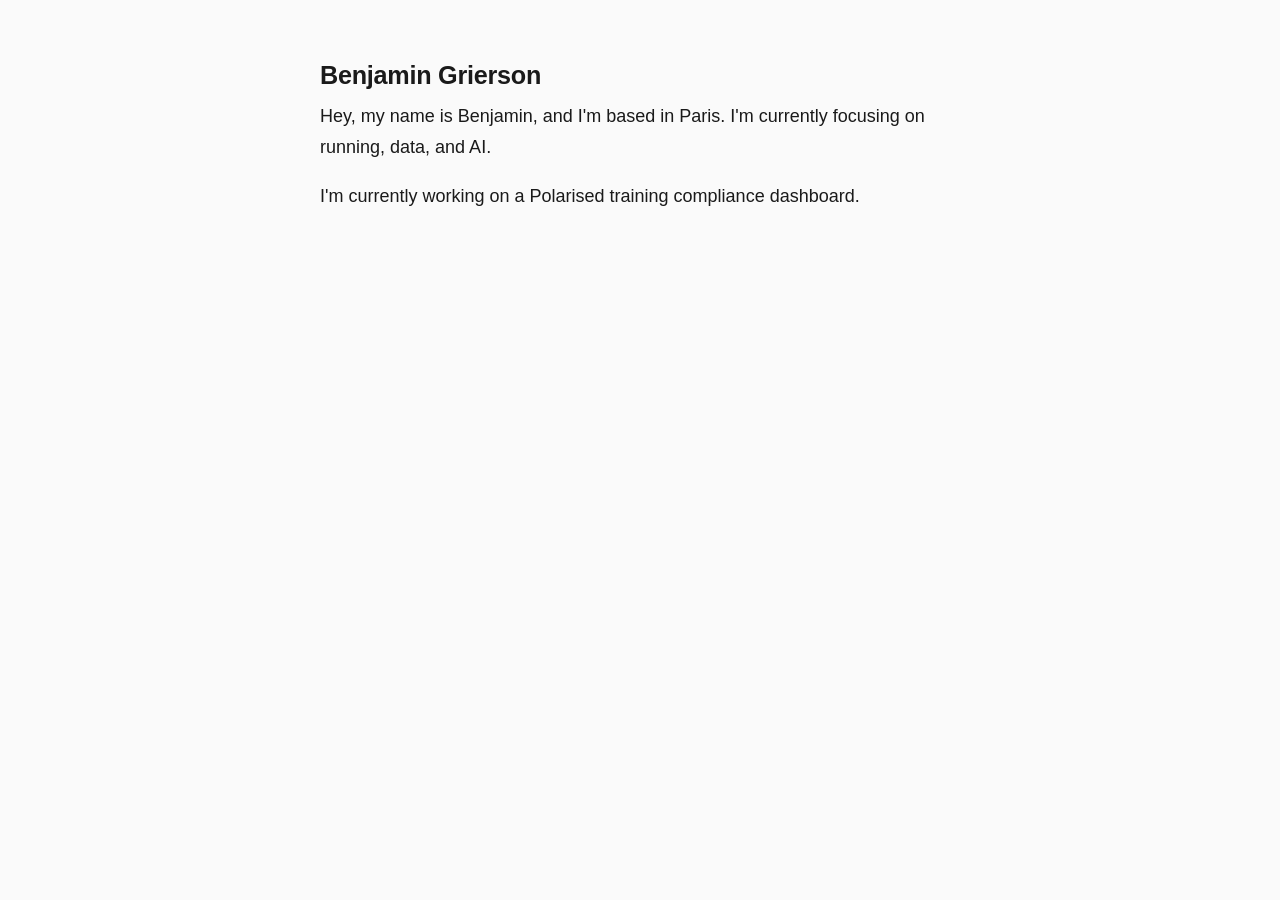
<file: index.html>
<!DOCTYPE html>
<html lang="en">
<head>
  <meta charset="UTF-8">
  <meta name="viewport" content="width=device-width, initial-scale=1.0">
  <title>Benjamin Grierson</title>
  <link rel="stylesheet" href="style.css">
</head>
<body>
  <div class="container">
    <h1>Benjamin Grierson</h1>
    <p>
      Hey, my name is Benjamin, and I'm based in Paris. I'm currently focusing on running, data, and AI.
    </p>
    <p>
      I'm currently working on a Polarised training compliance dashboard. 
    </p>
  </div>
</body>
</html>
</file>
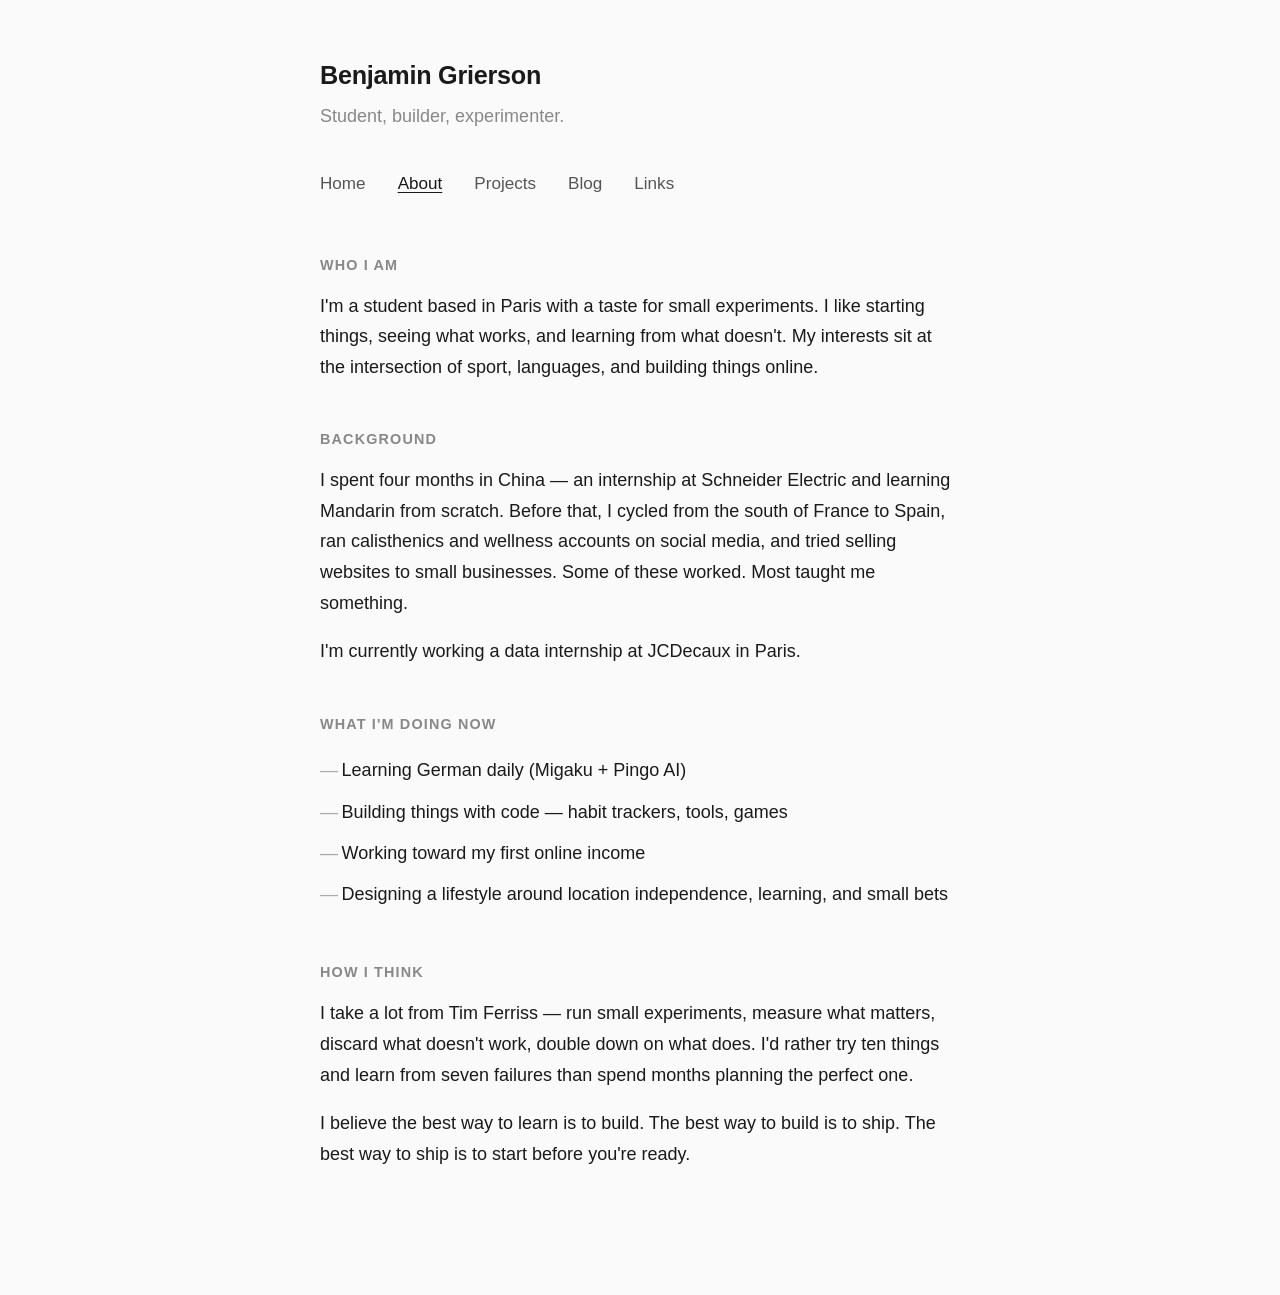
<file: about.html>
<!DOCTYPE html>
<html lang="en">
<head>
  <meta charset="UTF-8">
  <meta name="viewport" content="width=device-width, initial-scale=1.0">
  <title>About — Benjamin Grierson</title>
  <link rel="stylesheet" href="style.css">
</head>
<body>
  <div class="container">
    <h1>Benjamin Grierson</h1>
    <p style="color: #888; margin-bottom: 0;">Student, builder, experimenter.</p>

    <nav>
      <a href="index.html">Home</a>
      <a href="about.html" class="active">About</a>
      <a href="projects.html">Projects</a>
      <a href="https://blog.grierson.io">Blog</a>
      <a href="links.html">Links</a>
    </nav>

    <h2>Who I am</h2>
    <p>
      I'm a student based in Paris with a taste for small experiments. I like starting things, seeing what works, and learning from what doesn't. My interests sit at the intersection of sport, languages, and building things online.
    </p>

    <h2>Background</h2>
    <p>
      I spent four months in China — an internship at Schneider Electric and learning Mandarin from scratch. Before that, I cycled from the south of France to Spain, ran calisthenics and wellness accounts on social media, and tried selling websites to small businesses. Some of these worked. Most taught me something.
    </p>
    <p>
      I'm currently working a data internship at JCDecaux in Paris.
    </p>

    <h2>What I'm doing now</h2>
    <ul class="now-list">
      <li>Learning German daily (Migaku + Pingo AI)</li>
      <li>Building things with code — habit trackers, tools, games</li>
      <li>Working toward my first online income</li>
      <li>Designing a lifestyle around location independence, learning, and small bets</li>
    </ul>

    <h2>How I think</h2>
    <p>
      I take a lot from Tim Ferriss — run small experiments, measure what matters, discard what doesn't work, double down on what does. I'd rather try ten things and learn from seven failures than spend months planning the perfect one.
    </p>
    <p>
      I believe the best way to learn is to build. The best way to build is to ship. The best way to ship is to start before you're ready.
    </p>
  </div>
</body>
</html>
</file>
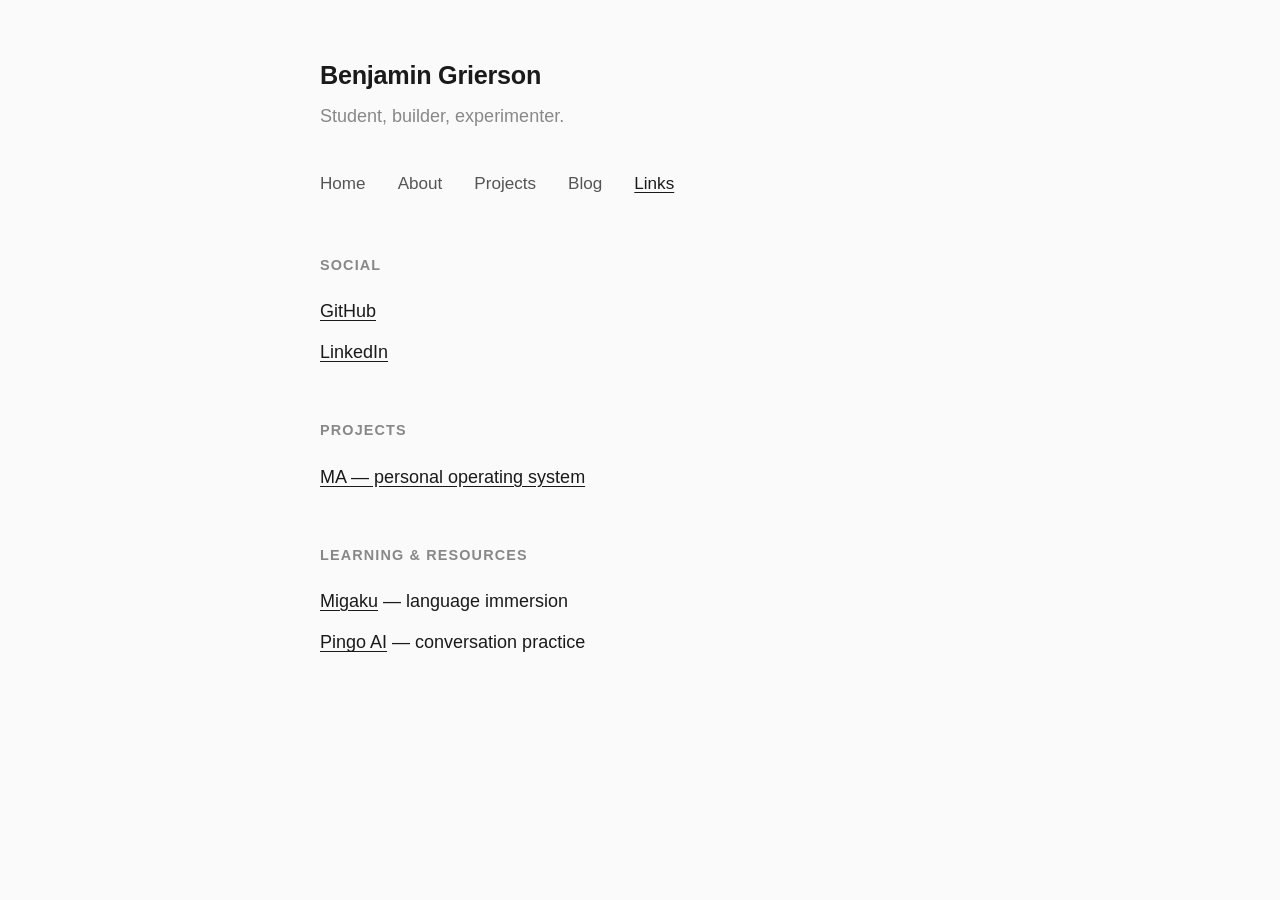
<file: links.html>
<!DOCTYPE html>
<html lang="en">
<head>
  <meta charset="UTF-8">
  <meta name="viewport" content="width=device-width, initial-scale=1.0">
  <title>Links — Benjamin Grierson</title>
  <link rel="stylesheet" href="style.css">
</head>
<body>
  <div class="container">
    <h1>Benjamin Grierson</h1>
    <p style="color: #888; margin-bottom: 0;">Student, builder, experimenter.</p>

    <nav>
      <a href="index.html">Home</a>
      <a href="about.html">About</a>
      <a href="projects.html">Projects</a>
      <a href="https://blog.grierson.io">Blog</a>
      <a href="links.html" class="active">Links</a>
    </nav>

    <h2>Social</h2>
    <ul class="link-list">
      <li><a href="https://github.com/B3NGU1" target="_blank" rel="noopener">GitHub</a></li>
      <li><a href="https://www.linkedin.com/in/benjamingrierson" target="_blank" rel="noopener">LinkedIn</a></li>
    </ul>

    <h2>Projects</h2>
    <ul class="link-list">
      <li><a href="https://github.com/B3NGU1/MA" target="_blank" rel="noopener">MA — personal operating system</a></li>
    </ul>

    <h2>Learning &amp; Resources</h2>
    <ul class="link-list">
      <li><a href="https://www.migaku.com" target="_blank" rel="noopener">Migaku</a> — language immersion</li>
      <li><a href="https://www.pingo.ai" target="_blank" rel="noopener">Pingo AI</a> — conversation practice</li>
    </ul>
  </div>
</body>
</html>
</file>
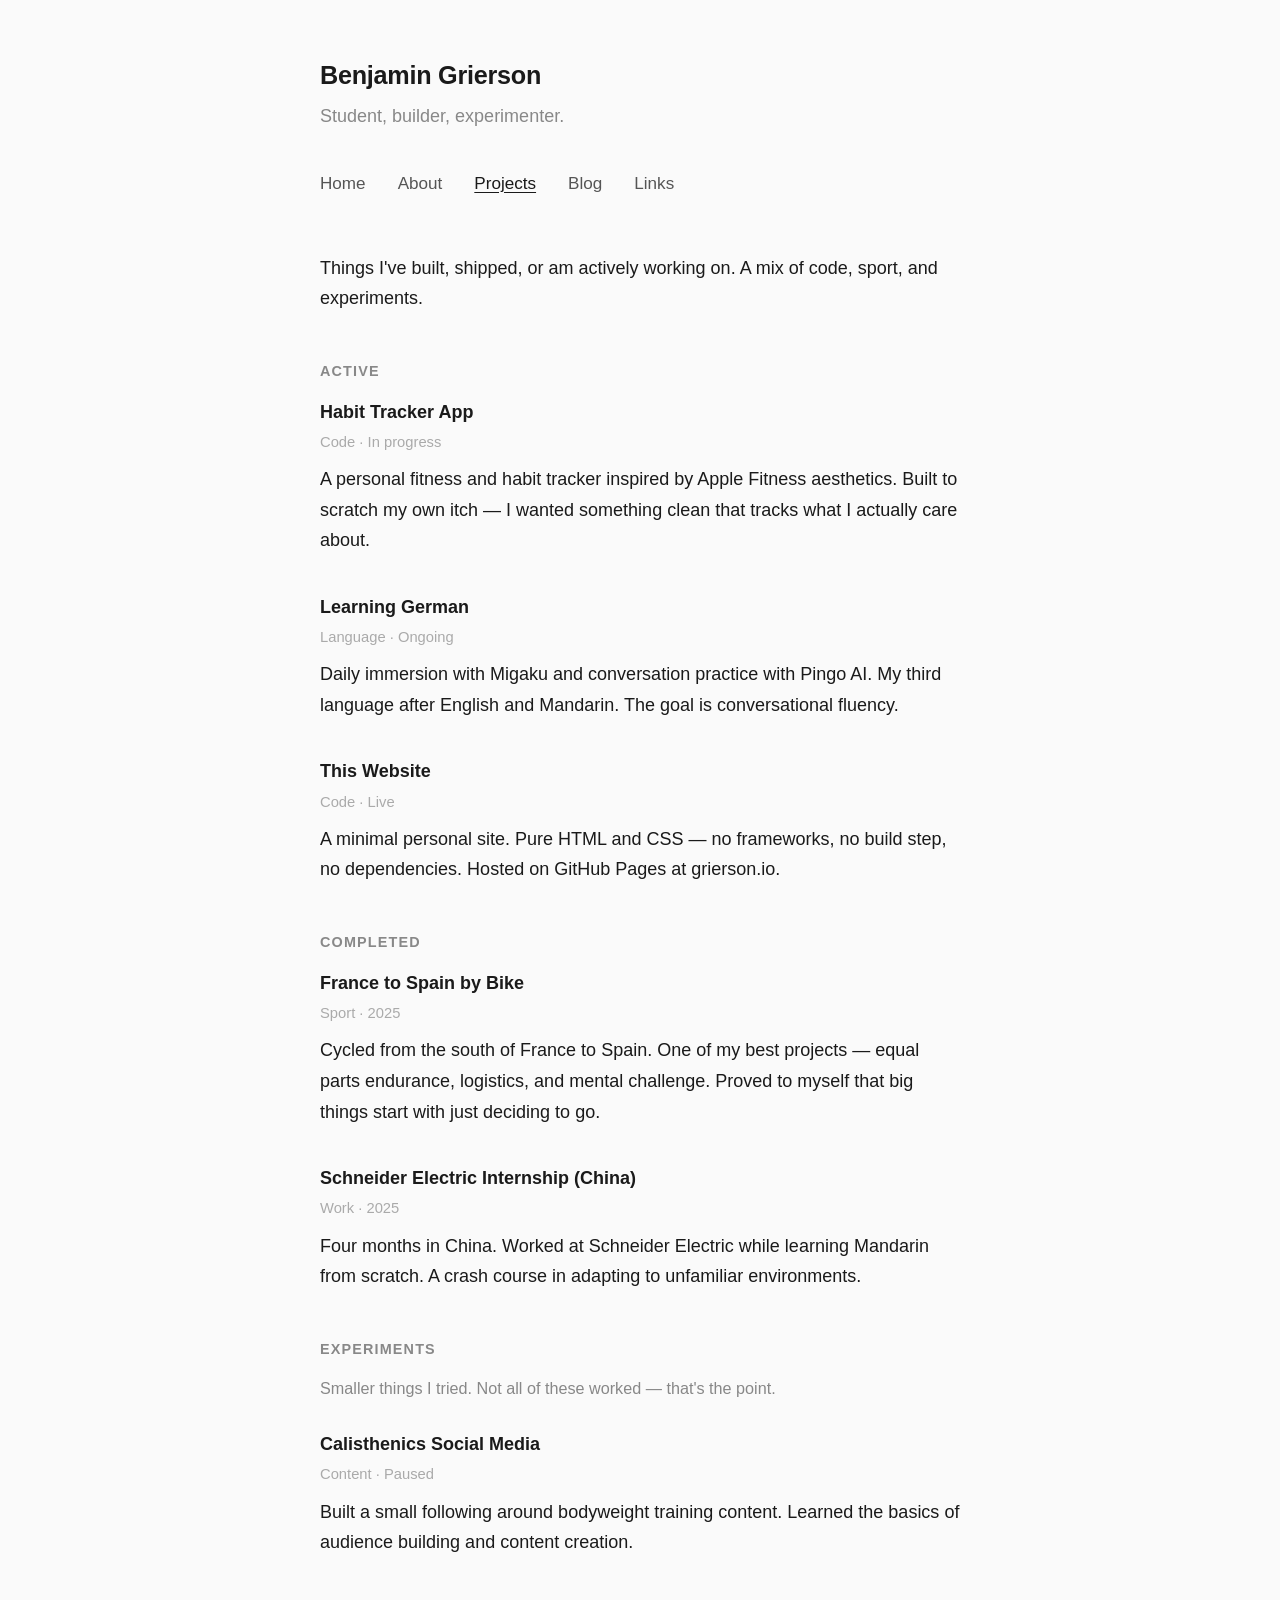
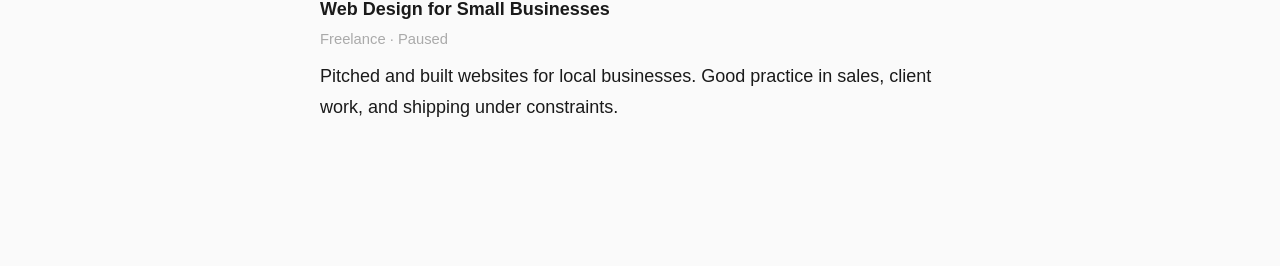
<file: projects.html>
<!DOCTYPE html>
<html lang="en">
<head>
  <meta charset="UTF-8">
  <meta name="viewport" content="width=device-width, initial-scale=1.0">
  <title>Projects — Benjamin Grierson</title>
  <link rel="stylesheet" href="style.css">
</head>
<body>
  <div class="container">
    <h1>Benjamin Grierson</h1>
    <p style="color: #888; margin-bottom: 0;">Student, builder, experimenter.</p>

    <nav>
      <a href="index.html">Home</a>
      <a href="about.html">About</a>
      <a href="projects.html" class="active">Projects</a>
      <a href="https://blog.grierson.io">Blog</a>
      <a href="links.html">Links</a>
    </nav>

    <p>Things I've built, shipped, or am actively working on. A mix of code, sport, and experiments.</p>

    <h2>Active</h2>

    <div class="project">
      <h3>Habit Tracker App</h3>
      <p class="project-meta">Code &middot; In progress</p>
      <p>A personal fitness and habit tracker inspired by Apple Fitness aesthetics. Built to scratch my own itch — I wanted something clean that tracks what I actually care about.</p>
    </div>

    <div class="project">
      <h3>Learning German</h3>
      <p class="project-meta">Language &middot; Ongoing</p>
      <p>Daily immersion with Migaku and conversation practice with Pingo AI. My third language after English and Mandarin. The goal is conversational fluency.</p>
    </div>

    <div class="project">
      <h3>This Website</h3>
      <p class="project-meta">Code &middot; Live</p>
      <p>A minimal personal site. Pure HTML and CSS — no frameworks, no build step, no dependencies. Hosted on GitHub Pages at grierson.io.</p>
    </div>

    <h2>Completed</h2>

    <div class="project">
      <h3>France to Spain by Bike</h3>
      <p class="project-meta">Sport &middot; 2025</p>
      <p>Cycled from the south of France to Spain. One of my best projects — equal parts endurance, logistics, and mental challenge. Proved to myself that big things start with just deciding to go.</p>
    </div>

    <div class="project">
      <h3>Schneider Electric Internship (China)</h3>
      <p class="project-meta">Work &middot; 2025</p>
      <p>Four months in China. Worked at Schneider Electric while learning Mandarin from scratch. A crash course in adapting to unfamiliar environments.</p>
    </div>

    <h2>Experiments</h2>
    <p class="project-note">Smaller things I tried. Not all of these worked — that's the point.</p>

    <div class="project">
      <h3>Calisthenics Social Media</h3>
      <p class="project-meta">Content &middot; Paused</p>
      <p>Built a small following around bodyweight training content. Learned the basics of audience building and content creation.</p>
    </div>

    <div class="project">
      <h3>Web Design for Small Businesses</h3>
      <p class="project-meta">Freelance &middot; Paused</p>
      <p>Pitched and built websites for local businesses. Good practice in sales, client work, and shipping under constraints.</p>
    </div>
  </div>
</body>
</html>
</file>
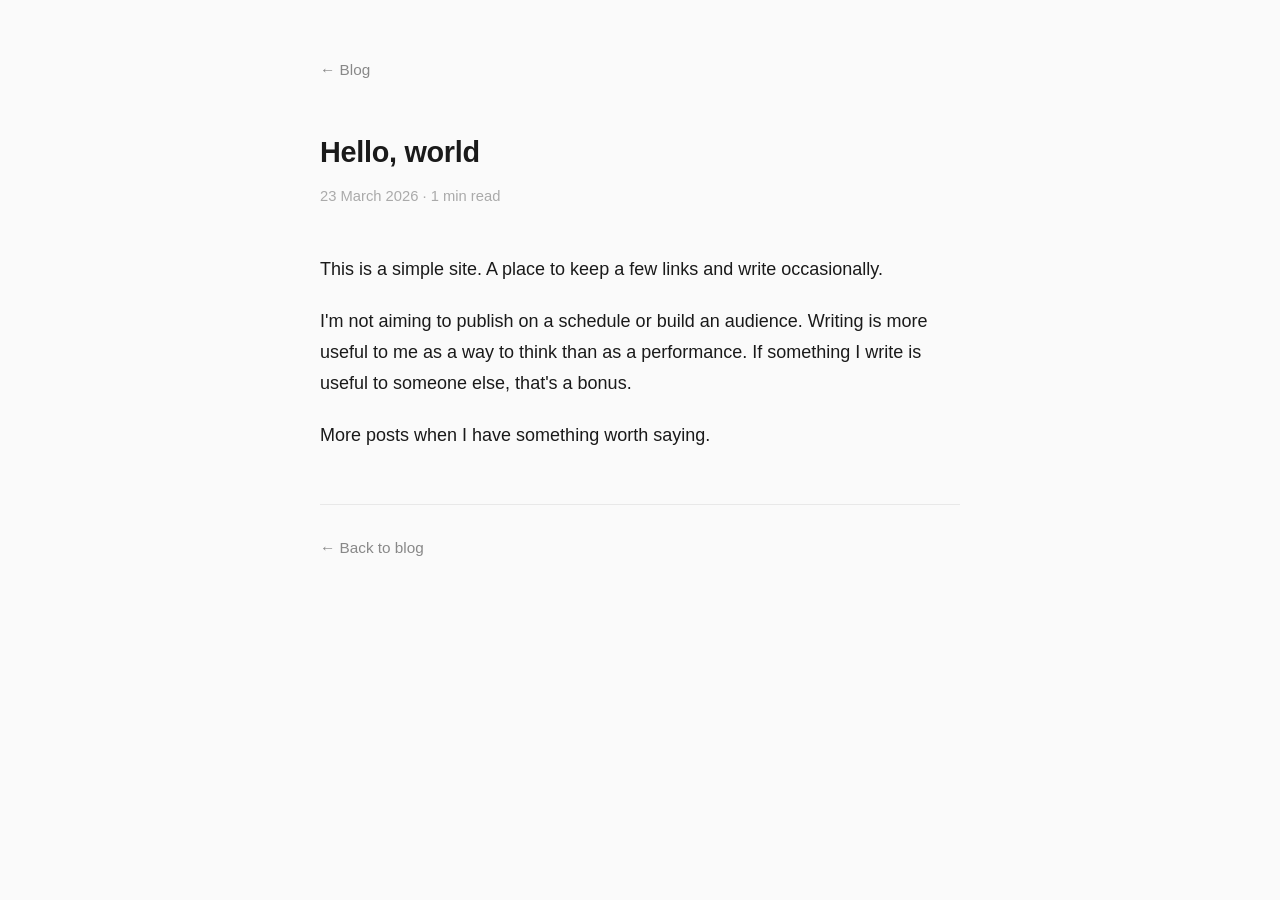
<file: blog/posts/hello-world.html>
<!DOCTYPE html>
<html lang="en">
<head>
  <meta charset="UTF-8">
  <meta name="viewport" content="width=device-width, initial-scale=1.0">
  <title>Hello, world — Benjamin Grierson</title>
  <link rel="stylesheet" href="../../style.css">
</head>
<body>
  <div class="container">
    <a href="../index.html" class="back">← Blog</a>

    <div class="post-header">
      <h1>Hello, world</h1>
      <p class="post-meta">23 March 2026 &middot; 1 min read</p>
    </div>

    <div class="post-body">
      <p>
        This is a simple site. A place to keep a few links and write occasionally.
      </p>
      <p>
        I'm not aiming to publish on a schedule or build an audience. Writing is more useful to me as a way to think than as a performance. If something I write is useful to someone else, that's a bonus.
      </p>
      <p>
        More posts when I have something worth saying.
      </p>
    </div>

    <div class="post-footer">
      <a href="../index.html" class="back">← Back to blog</a>
    </div>
  </div>
</body>
</html>
</file>
<file: style.css>
/* ============================================================
   Base
   ============================================================ */

*, *::before, *::after {
  box-sizing: border-box;
  margin: 0;
  padding: 0;
}

html {
  font-size: 18px;
}

body {
  background-color: #fafafa;
  color: #1a1a1a;
  font-family: -apple-system, BlinkMacSystemFont, "Segoe UI", Roboto, Helvetica, Arial, sans-serif;
  line-height: 1.7;
  padding: 3rem 1.5rem 6rem;
}

/* ============================================================
   Layout
   ============================================================ */

.container {
  max-width: 640px;
  margin: 0 auto;
}

/* ============================================================
   Typography
   ============================================================ */

h1 {
  font-size: 1.4rem;
  font-weight: 600;
  letter-spacing: -0.01em;
  margin-bottom: 0.25rem;
}

h2 {
  font-size: 0.8rem;
  font-weight: 600;
  text-transform: uppercase;
  letter-spacing: 0.08em;
  color: #888;
  margin: 2.5rem 0 0.75rem;
}

p {
  margin-bottom: 1rem;
}

/* ============================================================
   Links
   ============================================================ */

a {
  color: #1a1a1a;
  text-decoration: underline;
  text-underline-offset: 3px;
}

a:hover {
  color: #555;
}

/* ============================================================
   Navigation
   ============================================================ */

nav {
  margin: 2rem 0 3rem;
}

nav a {
  margin-right: 1.5rem;
  text-decoration: none;
  font-size: 0.95rem;
  color: #555;
}

nav a:hover {
  color: #1a1a1a;
}

nav a.active {
  color: #1a1a1a;
  text-decoration: underline;
  text-underline-offset: 3px;
}

/* ============================================================
   Back link
   ============================================================ */

.back {
  display: inline-block;
  font-size: 0.85rem;
  color: #888;
  text-decoration: none;
  margin-bottom: 2.5rem;
}

.back:hover {
  color: #1a1a1a;
}

/* ============================================================
   Links page
   ============================================================ */

.link-list {
  list-style: none;
  margin-bottom: 1rem;
}

.link-list li {
  padding: 0.3rem 0;
}

/* ============================================================
   Blog listing
   ============================================================ */

.post-list {
  list-style: none;
}

.post-list li {
  padding: 0.4rem 0;
  display: flex;
  gap: 1rem;
  align-items: baseline;
}

.post-list .date {
  font-size: 0.82rem;
  color: #aaa;
  white-space: nowrap;
  flex-shrink: 0;
}

/* ============================================================
   Blog post
   ============================================================ */

.post-header {
  margin-bottom: 2.5rem;
}

.post-header h1 {
  font-size: 1.6rem;
  margin-bottom: 0.4rem;
}

.post-meta {
  font-size: 0.82rem;
  color: #aaa;
}

.post-body p {
  margin-bottom: 1.2rem;
}

.post-footer {
  margin-top: 3rem;
  padding-top: 1.5rem;
  border-top: 1px solid #e8e8e8;
}

/* ============================================================
   About — Now list
   ============================================================ */

.now-list {
  list-style: none;
  margin-bottom: 1rem;
}

.now-list li {
  padding: 0.3rem 0;
  padding-left: 1.2rem;
  position: relative;
}

.now-list li::before {
  content: "—";
  position: absolute;
  left: 0;
  color: #aaa;
}

/* ============================================================
   Projects
   ============================================================ */

.project {
  margin-bottom: 2rem;
}

.project h3 {
  font-size: 1rem;
  font-weight: 600;
  margin-bottom: 0.15rem;
}

.project-meta {
  font-size: 0.82rem;
  color: #aaa;
  margin-bottom: 0.5rem;
}

.project-note {
  font-size: 0.9rem;
  color: #888;
  margin-bottom: 1.5rem;
}
</file>
